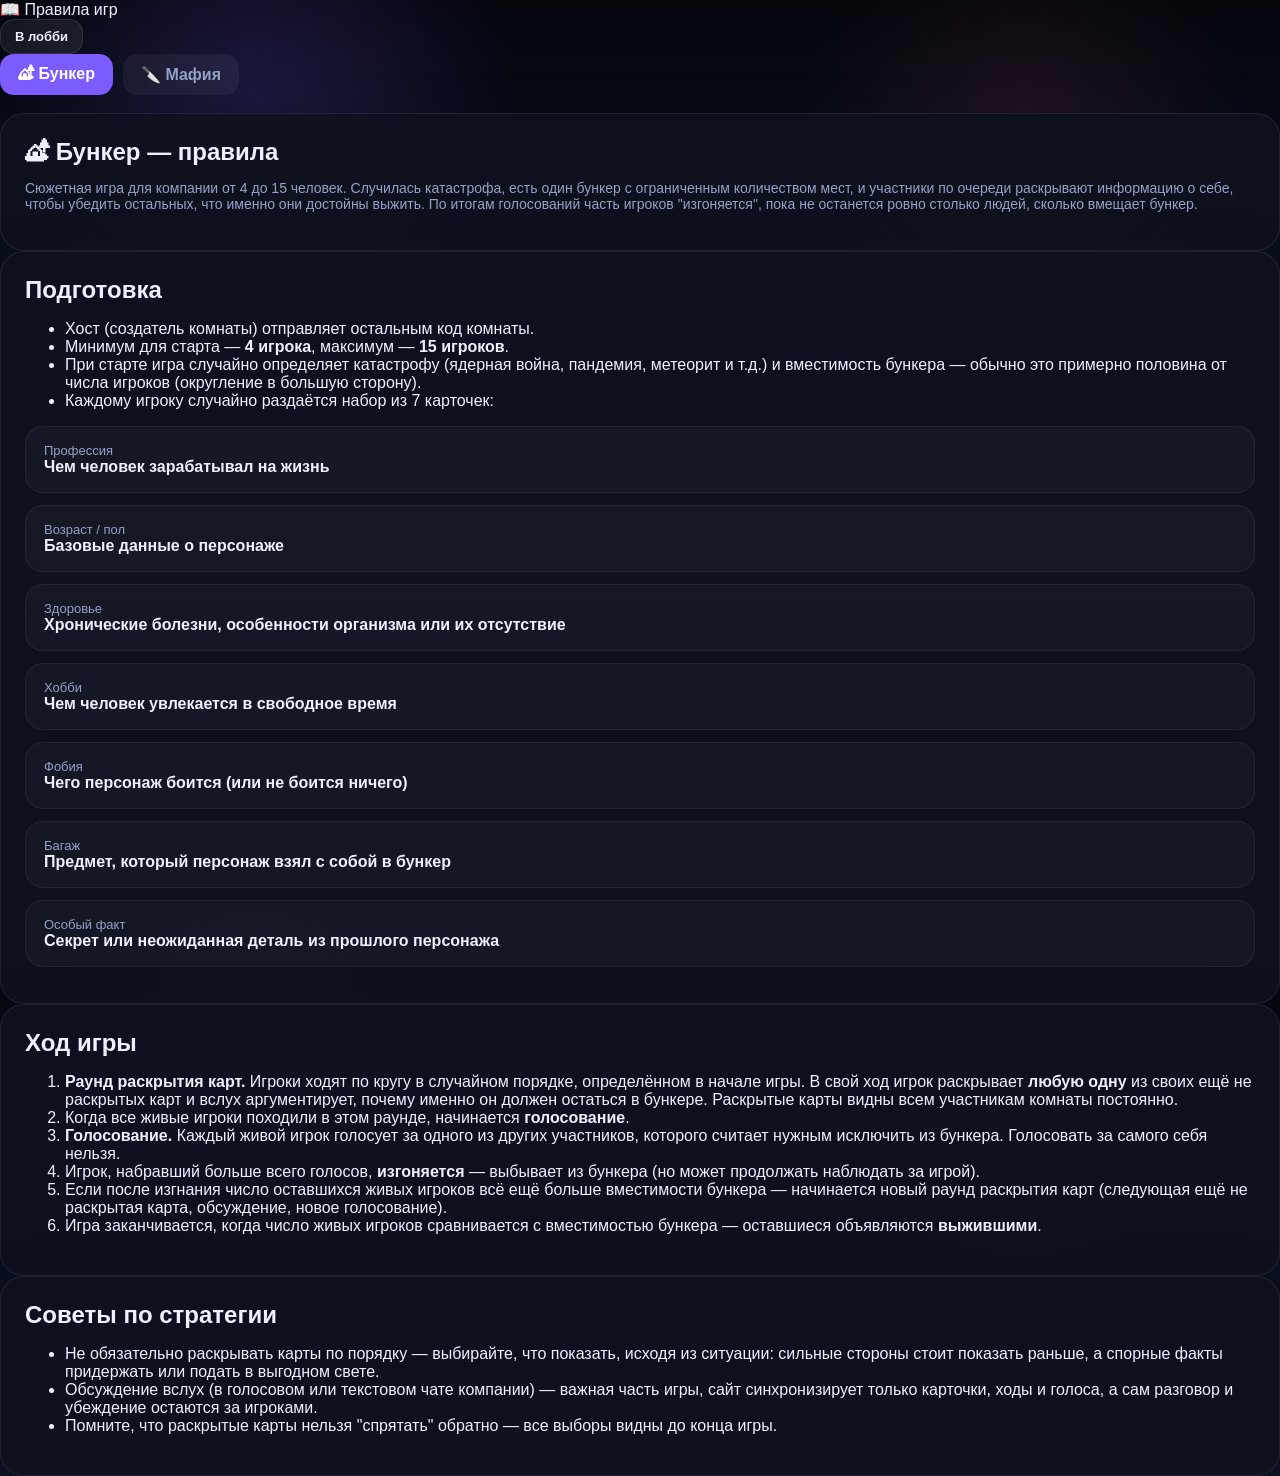
<file: rules.html>
<!DOCTYPE html>
<html lang="ru">
<head>
<meta charset="UTF-8">
<meta name="viewport" content="width=device-width, initial-scale=1.0">
<title>Правила игр — Бункер & Мафия</title>
<link rel="stylesheet" href="css/style.css">
</head>
<body>
<div class="wrap">
  <div class="header">
    <div class="brand">📖 <span>Правила игр</span></div>
    <button class="btn small secondary" onclick="location.href='lobby.html'">В лобби</button>
  </div>

  <div class="tabs">
    <div class="tab active" id="tabBunker" onclick="switchTab('bunker')">🏕 Бункер</div>
    <div class="tab" id="tabMafia" onclick="switchTab('mafia')">🔪 Мафия</div>
  </div>

  <!-- ==================== БУНКЕР ==================== -->
  <div id="bunkerRules">

    <div class="card">
      <h2>🏕 Бункер — правила</h2>
      <p class="muted">Сюжетная игра для компании от 4 до 15 человек. Случилась катастрофа, есть один бункер с ограниченным количеством мест, и участники по очереди раскрывают информацию о себе, чтобы убедить остальных, что именно они достойны выжить. По итогам голосований часть игроков "изгоняется", пока не останется ровно столько людей, сколько вмещает бункер.</p>
    </div>

    <div class="card">
      <h2>Подготовка</h2>
      <ul>
        <li>Хост (создатель комнаты) отправляет остальным код комнаты.</li>
        <li>Минимум для старта — <b>4 игрока</b>, максимум — <b>15 игроков</b>.</li>
        <li>При старте игра случайно определяет катастрофу (ядерная война, пандемия, метеорит и т.д.) и вместимость бункера — обычно это примерно половина от числа игроков (округление в большую сторону).</li>
        <li>Каждому игроку случайно раздаётся набор из 7 карточек:</li>
      </ul>
      <div class="card-tile"><div><div class="label">Профессия</div><div class="value">Чем человек зарабатывал на жизнь</div></div></div>
      <div class="card-tile"><div><div class="label">Возраст / пол</div><div class="value">Базовые данные о персонаже</div></div></div>
      <div class="card-tile"><div><div class="label">Здоровье</div><div class="value">Хронические болезни, особенности организма или их отсутствие</div></div></div>
      <div class="card-tile"><div><div class="label">Хобби</div><div class="value">Чем человек увлекается в свободное время</div></div></div>
      <div class="card-tile"><div><div class="label">Фобия</div><div class="value">Чего персонаж боится (или не боится ничего)</div></div></div>
      <div class="card-tile"><div><div class="label">Багаж</div><div class="value">Предмет, который персонаж взял с собой в бункер</div></div></div>
      <div class="card-tile"><div><div class="label">Особый факт</div><div class="value">Секрет или неожиданная деталь из прошлого персонажа</div></div></div>
    </div>

    <div class="card">
      <h2>Ход игры</h2>
      <ol>
        <li><b>Раунд раскрытия карт.</b> Игроки ходят по кругу в случайном порядке, определённом в начале игры. В свой ход игрок раскрывает <b>любую одну</b> из своих ещё не раскрытых карт и вслух аргументирует, почему именно он должен остаться в бункере. Раскрытые карты видны всем участникам комнаты постоянно.</li>
        <li>Когда все живые игроки походили в этом раунде, начинается <b>голосование</b>.</li>
        <li><b>Голосование.</b> Каждый живой игрок голосует за одного из других участников, которого считает нужным исключить из бункера. Голосовать за самого себя нельзя.</li>
        <li>Игрок, набравший больше всего голосов, <b>изгоняется</b> — выбывает из бункера (но может продолжать наблюдать за игрой).</li>
        <li>Если после изгнания число оставшихся живых игроков всё ещё больше вместимости бункера — начинается новый раунд раскрытия карт (следующая ещё не раскрытая карта, обсуждение, новое голосование).</li>
        <li>Игра заканчивается, когда число живых игроков сравнивается с вместимостью бункера — оставшиеся объявляются <b>выжившими</b>.</li>
      </ol>
    </div>

    <div class="card">
      <h2>Советы по стратегии</h2>
      <ul>
        <li>Не обязательно раскрывать карты по порядку — выбирайте, что показать, исходя из ситуации: сильные стороны стоит показать раньше, а спорные факты придержать или подать в выгодном свете.</li>
        <li>Обсуждение вслух (в голосовом или текстовом чате компании) — важная часть игры, сайт синхронизирует только карточки, ходы и голоса, а сам разговор и убеждение остаются за игроками.</li>
        <li>Помните, что раскрытые карты нельзя "спрятать" обратно — все выборы видны до конца игры.</li>
      </ul>
    </div>
  </div>

  <!-- ==================== МАФИЯ ==================== -->
  <div id="mafiaRules" style="display:none">

    <div class="card">
      <h2>🔪 Мафия — правила</h2>
      <p class="muted">Классическая социальная игра на 4–12 игроков. Часть игроков тайно становится "мафией" и по ночам устраняет мирных жителей, а мирные жители днём должны вычислить и изгнать мафию раньше, чем она возьмёт верх.</p>
    </div>

    <div class="card">
      <h2>Роли</h2>
      <p>Роли раздаются автоматически и случайно при старте игры, в зависимости от количества игроков:</p>
      <table>
        <tr><th>Игроков</th><th>Мафия</th><th>Комиссар</th><th>Доктор</th><th>Мирные</th></tr>
        <tr><td>4</td><td>1</td><td>—</td><td>—</td><td>3</td></tr>
        <tr><td>5</td><td>1</td><td>1</td><td>—</td><td>3</td></tr>
        <tr><td>6</td><td>2</td><td>1</td><td>1</td><td>2</td></tr>
        <tr><td>7</td><td>2</td><td>1</td><td>1</td><td>3</td></tr>
        <tr><td>8</td><td>2</td><td>1</td><td>1</td><td>4</td></tr>
        <tr><td>9</td><td>3</td><td>1</td><td>1</td><td>4</td></tr>
        <tr><td>10</td><td>3</td><td>1</td><td>1</td><td>5</td></tr>
        <tr><td>11</td><td>3</td><td>1</td><td>1</td><td>6</td></tr>
        <tr><td>12</td><td>4</td><td>1</td><td>1</td><td>6</td></tr>
      </table>
      <p class="muted" style="margin-top:10px">Правило: мафии примерно каждый третий игрок. Комиссар появляется от 5 игроков, доктор — от 6. Все остальные — мирные жители.</p>

      <div class="card-tile"><div><div class="label">🔪 Мафия</div><div class="value">Знает, кто ещё в мафии. Ночью вместе выбирает жертву среди живых игроков. Цель — уравнять или превысить числом живых мирных жителей.</div></div></div>
      <div class="card-tile"><div><div class="label">🕵 Комиссар</div><div class="value">Каждую ночь проверяет одного игрока и узнаёт, мафия он или нет. Результат виден только самому комиссару. Днём может (но не обязан) делиться выводами вслух.</div></div></div>
      <div class="card-tile"><div><div class="label">💉 Доктор</div><div class="value">Каждую ночь выбирает одного игрока (в том числе можно себя), чтобы спасти его, если мафия выберет его же целью. Кого спас — не разглашается публично.</div></div></div>
      <div class="card-tile"><div><div class="label">👤 Мирный житель</div><div class="value">Не имеет специальных действий. Днём участвует в обсуждении и голосовании, пытаясь вычислить мафию по поведению.</div></div></div>
    </div>

    <div class="card">
      <h2>Ход игры</h2>
      <ol>
        <li><b>Ночь.</b> "Просыпаются" по очереди (на сайте — параллельно, каждый видит только свой интерфейс):
          <ul>
            <li>Мафия выбирает, кого устранить (если мафии несколько — учитывается большинство голосов внутри мафии).</li>
            <li>Доктор выбирает, кого спасти.</li>
            <li>Комиссар выбирает, кого проверить, и узнаёт результат.</li>
          </ul>
          Когда все, у кого есть ночное действие, сделали выбор, ночь автоматически завершается.
        </li>
        <li><b>Итог ночи.</b> Если жертва мафии совпала с тем, кого спас доктор — игрок выживает. Иначе жертва выбывает из игры. Всем видно, кто погиб этой ночью (но не видно, кто в кого стрелял).</li>
        <li><b>День — обсуждение.</b> Оставшиеся в живых игроки обсуждают вслух, кто, по их мнению, может быть мафией, опираясь на поведение, слова и реакцию игроков в предыдущих раундах.</li>
        <li><b>Голосование.</b> После обсуждения хост/игроки переходят к голосованию: каждый живой игрок голосует за подозреваемого либо воздерживается. Набравший большинство голосов игрок изгоняется из игры, его роль раскрывается всем.</li>
        <li>Если после ночи или голосования не выполнено ни одно условие победы — наступает следующая ночь, и цикл повторяется.</li>
      </ol>
    </div>

    <div class="card">
      <h2>Условия победы</h2>
      <ul>
        <li><b>Мирные жители побеждают</b>, если все участники мафии изгнаны или устранены.</li>
        <li><b>Мафия побеждает</b>, если количество живых мафиози становится равным или больше количества оставшихся мирных (включая доктора и комиссара).</li>
      </ul>
    </div>

    <div class="card">
      <h2>Советы по стратегии</h2>
      <ul>
        <li>Мафии выгодно вести себя как мирные жители и активно участвовать в обсуждении, отводя подозрения от своих.</li>
        <li>Комиссару стоит быть осторожным с раскрытием себя раньше времени — мафия постарается устранить его в первую очередь, если узнает.</li>
        <li>Доктору полезно иногда лечить самого себя, особенно если он подозревает, что раскрыт.</li>
        <li>Мирным стоит запоминать, кто как голосовал и что говорил — нестыковки в поведении часто выдают мафию.</li>
      </ul>
    </div>
  </div>

</div>

<script>
function switchTab(t){
  document.getElementById('tabBunker').classList.toggle('active', t==='bunker');
  document.getElementById('tabMafia').classList.toggle('active', t==='mafia');
  document.getElementById('bunkerRules').style.display = t==='bunker' ? 'block' : 'none';
  document.getElementById('mafiaRules').style.display = t==='mafia' ? 'block' : 'none';
}
</script>
</body>
</html>
</file>
<file: css/style.css>
:root{
  --bg:#05060d;
  --panel:#0f1220;
  --panel2:rgba(22,28,46,.92);
  --panel3:#141a2d;
  --text:#eef0ff;
  --muted:#95a1c7;
  --accent:#7c5cff;
  --accent2:#ff5c7c;
  --good:#3ddc97;
  --bad:#ff5c5c;
  --border:#242b44;
}
*{box-sizing:border-box}
html,body{height:100%}
body{
  margin:0;
  font-family:'Segoe UI',Roboto,Arial,sans-serif;
  background:
    radial-gradient(circle at 20% 10%, rgba(124,92,255,.18), transparent 20%),
    radial-gradient(circle at 80% 15%, rgba(255,92,124,.1), transparent 18%),
    linear-gradient(180deg,#03050b 0%,#09111f 28%,#0d1325 65%,#07090f 100%);
  color:var(--text);
  min-height:100vh;
}
.page-shell{min-height:100%; display:flex; flex-direction:column;}
.site-header{
  display:flex;
  align-items:center;
  justify-content:space-between;
  gap:16px;
  padding:18px 36px;
  background:rgba(5,8,18,.92);
  border-bottom:1px solid rgba(255,255,255,.06);
  position:sticky;
  top:0;
  z-index:10;
  backdrop-filter:blur(16px);
}
.site-logo{
  font-size:22px;
  font-weight:800;
  letter-spacing:.4px;
  color:#fff;
  text-decoration:none;
}
.header-actions{display:flex; gap:10px; align-items:center; flex-wrap:wrap;}
.header-link{
  display:inline-flex;
  align-items:center;
  justify-content:center;
  padding:11px 18px;
  border-radius:14px;
  color:var(--text);
  text-decoration:none;
  border:1px solid rgba(255,255,255,.08);
  background:rgba(255,255,255,.04);
  transition:.2s;
}
.header-link:hover{background:rgba(255,255,255,.08);}

/* Compact lobby header variant */
.site-header.lobby-header{ padding:12px 20px; }
.site-header.lobby-header .profile-card{
  padding:10px 14px;
  border-radius:14px;
  background:linear-gradient(180deg, rgba(255,255,255,0.02), rgba(255,255,255,0.01));
  border:1px solid rgba(255,255,255,0.04);
}
.site-header.lobby-header .profile-name{ font-size:20px; }
.site-header.lobby-header .overline{ font-size:11px; }
.site-header.lobby-header .profile-meta{ font-size:13px; color:var(--muted); }
.site-header.lobby-header .header-actions{ gap:8px; }
.site-header.lobby-header .header-actions .header-link{
  padding:8px 12px;
  border-radius:999px;
  background:transparent;
  border:1px solid rgba(255,255,255,0.04);
  color:var(--text);
  font-size:13px;
}
.site-header.lobby-header .header-actions .header-link:hover{ background:rgba(255,255,255,0.03); }
.site-header.lobby-header .header-actions button.btn.small.secondary{
  padding:8px 12px;
  border-radius:999px;
  background:rgba(255,255,255,0.03);
  border:1px solid rgba(255,255,255,0.05);
}

@media (max-width:960px){
  .site-header.lobby-header .profile-card{ flex-direction:column; align-items:flex-start; gap:10px; }
  .site-header.lobby-header .header-actions{ width:100%; justify-content:flex-start; }
}

.page-content{
  flex:1;
  padding:30px 36px 40px;
  display:flex;
  justify-content:center;
}
.lobby-layout{
  width:100%;
  display:grid;
  grid-template-columns:280px minmax(0,1fr);
  gap:18px;
}
.sidebar{
  display:flex;
  flex-direction:column;
  gap:18px;
}
.sidebar-card{
  border-radius:24px;
  padding:24px;
  background:rgba(255,255,255,.04);
  border:1px solid rgba(255,255,255,.06);
}
.section-title{
  font-size:14px;
  text-transform:uppercase;
  letter-spacing:1px;
  color:var(--muted);
  margin-bottom:14px;
}
.section-header{
  display:flex;
  justify-content:space-between;
  align-items:flex-start;
  gap:20px;
  margin-bottom:20px;
}
.section-header h2{
  margin:0 0 8px;
}
.game-card{
  padding:28px;
  border-radius:30px;
  background:rgba(10,14,26,.96);
  border:1px solid rgba(255,255,255,.06);
}
.rule-block{
  background:rgba(255,255,255,.03);
  border:1px solid rgba(255,255,255,.05);
  border-radius:18px;
  padding:18px;
  margin-bottom:20px;
}
.rule-block ul{
  margin:12px 0 0 20px;
  color:var(--muted);
}
.subsection-title{
  font-weight:700;
  margin-bottom:12px;
}
.leaderboard-list{
  display:flex;
  flex-direction:column;
  gap:10px;
}
.leaderboard-item{
  display:flex;
  justify-content:space-between;
  align-items:center;
  padding:12px 14px;
  border-radius:16px;
  background:rgba(255,255,255,.04);
  border:1px solid rgba(255,255,255,.06);
}

/* Leaderboard specific visuals (left panel in design) */
.leaderboard-panel{
  background: linear-gradient(180deg, #fff, #f5f5f5);
  color:#111;
  padding:12px;
  border-radius:12px;
}
.leaderboard-header{font-weight:800; margin-bottom:12px}
.leaderboard-items{display:flex; flex-direction:column; gap:8px}
.leaderboard-row{display:flex; gap:10px; align-items:center; padding:10px; border-radius:10px; background:rgba(0,0,0,0.04)}
.leaderboard-row.top{background:linear-gradient(90deg,#fff7e6,#fff); box-shadow:0 6px 18px rgba(0,0,0,.06)}
.leaderboard-row .rank{font-weight:800; width:44px; text-align:center}
.leaderboard-row .avatar{width:40px; height:40px; border-radius:8px; overflow:hidden; background:#ddd; display:flex; align-items:center; justify-content:center}
.leaderboard-row .avatar img{width:100%; height:100%; object-fit:cover}
.leaderboard-row .avatar-placeholder{font-weight:800; color:#555}
.leaderboard-row .player .meta{margin-left:8px}
.leaderboard-row .name{font-weight:700}

/* Mafia teammate indicator (visible only to mafia viewers) */
.mafia-badge{
  display:inline-block;
  width:12px; height:12px; border-radius:50%;
  background:radial-gradient(circle at 30% 30%, #ff7b7b, #ff3b3b);
  margin-left:8px; box-shadow:0 0 8px rgba(255,60,60,.6);
}

.profile-card{
  display:flex;
  justify-content:space-between;
  align-items:center;
  width:100%;
  gap:20px;
  padding:22px 24px;
  border-radius:26px;
  background:rgba(255,255,255,.04);
  border:1px solid rgba(255,255,255,.07);
}
.overline{
  text-transform:uppercase;
  letter-spacing:1.5px;
  color:var(--muted);
  font-size:12px;
  margin-bottom:8px;
}
.profile-name{
  font-size:24px;
  font-weight:800;
  letter-spacing:.4px;
}
.profile-meta{
  margin-top:8px;
  color:var(--muted);
}
.header-actions a,
.header-actions button{white-space:nowrap;}
.my-rooms-title{
  margin-top:18px;
  font-weight:700;
  color:#fff;
}
@media (max-width:960px){
  .lobby-layout{grid-template-columns:1fr;}
}
@media (max-width:720px){
  .page-content{padding:22px 20px 28px;}
  .site-header{padding:16px 18px;flex-direction:column;align-items:flex-start;}
  .header-actions{width:100%;justify-content:flex-start;}
}
h1,h2,h3{font-weight:700;margin:0}
.card{
  background:rgba(14,18,30,.95);
  border:1px solid rgba(255,255,255,.08);
  border-radius:24px;
  padding:24px;
  margin-bottom:0;
  box-shadow:0 20px 60px rgba(0,0,0,.25);
}
.card h2{margin-top:0}
.grid2{display:grid; grid-template-columns:1fr 1fr; gap:18px}
@media (max-width:640px){.grid2{grid-template-columns:1fr}}
label{display:block; font-size:13px; color:var(--muted); margin:10px 0 6px}
input,select,textarea{
  width:100%;
  padding:12px 14px;
  border-radius:14px;
  border:1px solid rgba(255,255,255,.08);
  background:rgba(255,255,255,.04);
  color:var(--text);
  font-size:15px;
}
input:focus,select:focus,textarea:focus{outline:none; box-shadow:0 0 0 2px rgba(124,92,255,.22); border-color:rgba(124,92,255,.4)}
.btn{
  display:inline-flex;
  align-items:center;
  justify-content:center;
  padding:12px 20px;
  border-radius:14px;
  border:none;
  cursor:pointer;
  background:linear-gradient(135deg,var(--accent),#a27cff);
  color:#fff;
  font-weight:700;
  font-size:15px;
  transition:.2s;
  margin-top:14px;
}
.btn:hover{opacity:.95; transform:translateY(-1px)}
.btn.secondary{background:rgba(255,255,255,.07); color:var(--text); border:1px solid rgba(255,255,255,.1)}
.btn.danger{background:linear-gradient(135deg,var(--accent2),#ff8a9d)}
.btn.small{padding:9px 14px; font-size:13px; margin-top:0}
.btn:disabled{opacity:.4; cursor:not-allowed; transform:none}
.tabs{display:flex; gap:10px; margin-bottom:18px; flex-wrap:wrap}
.tab{padding:11px 18px; border-radius:14px; cursor:pointer; background:rgba(255,255,255,.05); color:var(--muted); font-weight:600}
.tab.active{background:var(--accent); color:#fff}
.muted{color:var(--muted); font-size:14px}
.row{display:flex; justify-content:space-between; align-items:center; padding:12px 0; border-bottom:1px solid rgba(255,255,255,.06)}
.row:last-child{border-bottom:none}
.player-list{margin:14px 0}
.player-item{
  display:flex;
  justify-content:space-between;
  align-items:center;
  background:rgba(255,255,255,.04);
  padding:14px 16px;
  border-radius:16px;
  margin-bottom:10px;
  border:1px solid rgba(255,255,255,.05);
}
.player-item.dead{opacity:.45; text-decoration:line-through}
.player-item.me{border-color:rgba(124,92,255,.6)}
.player-item.new-room{border-color:#6dff8f; box-shadow:0 0 0 1px rgba(109,255,143,.18) inset}
.badge{font-size:12px; padding:5px 10px; border-radius:999px; background:rgba(255,255,255,.06); color:var(--muted); white-space:nowrap}

/* Battleship styles */
.battleship-shell{width:100%; display:flex; flex-direction:column; gap:22px;}
.battleship-header{display:flex; justify-content:space-between; align-items:center; flex-wrap:wrap; gap:14px; margin-bottom:18px;}
.battleship-settings{display:flex; gap:10px; flex-wrap:wrap;}
.battleship-grid-wrapper{display:grid; grid-template-columns:1.4fr .8fr; gap:18px; align-items:flex-start;}
.battleship-grid{display:grid; grid-template-columns:repeat(10,40px); gap:4px; padding:16px; background:rgba(255,255,255,.04); border:1px solid rgba(255,255,255,.08); border-radius:18px;}
.battleship-row{display:contents;}
.battleship-cell{width:40px; height:40px; border:1px solid rgba(255,255,255,.1); background:rgba(255,255,255,.02); border-radius:10px; cursor:pointer; transition:.2s;}
.battleship-cell:hover{transform:translateY(-1px); background:rgba(255,255,255,.08);}
.battleship-cell.ship-cell{background:rgba(124,92,255,.25);}
.battleship-cell.hit{background:#ff5c7c; border-color:#ff5c7c;}
.battleship-cell.miss{background:rgba(255,255,255,.08); border-color:#95a1c7;}
.battleship-panel{display:flex; flex-direction:column; gap:14px;}
.ship-list{display:flex; flex-wrap:wrap; gap:10px;}
.battleship-shell p{margin:0;}
.battleship-panel .muted{margin-top:0;}
@media (max-width:980px){.battleship-grid-wrapper{grid-template-columns:1fr;}}
.badge.mafia{background:rgba(255,92,124,.14); color:#ff9fb5}
.badge.good{background:rgba(61,220,151,.14); color:var(--good)}
.card-tile{
  background:rgba(255,255,255,.03);
  border:1px solid rgba(255,255,255,.06);
  border-radius:18px;
  padding:16px 18px;
  margin-bottom:12px;
  display:flex;
  justify-content:space-between;
  align-items:center;
  gap:12px;
}
.card-tile .label{color:var(--muted); font-size:13px}
.card-tile .value{font-weight:700}
.log{
  background:rgba(255,255,255,.03);
  border-radius:18px;
  padding:16px;
  max-height:260px;
  overflow-y:auto;
  font-size:14px;
  color:var(--muted);
}
.log div{margin-bottom:10px}
.chat-list{display:flex; flex-direction:column; gap:10px; margin-bottom:14px; max-height:260px; overflow-y:auto; background:rgba(255,255,255,.03); border-radius:18px; padding:14px}
.chat-item{background:rgba(14,18,30,.96); border:1px solid rgba(255,255,255,.06); padding:12px 14px; border-radius:14px}
.chat-input-row{display:flex; gap:12px; align-items:center; flex-wrap:wrap}
.chat-input-row input{flex:1; min-width:0; margin:0}
.center{text-align:center}
.code-box{font-size:28px; letter-spacing:6px; font-weight:800; text-align:center; padding:18px; background:rgba(255,255,255,.04); border-radius:16px; margin:16px 0}
.toast{
  position:fixed;
  bottom:20px;
  left:50%;
  transform:translateX(-50%) translateY(20px);
  background:rgba(15,20,34,.98);
  border:1px solid rgba(255,255,255,.08);
  padding:14px 20px;
  border-radius:18px;
  opacity:0;
  transition:.25s;
  pointer-events:none;
}
.toast.show{opacity:1; transform:translateX(-50%) translateY(0)}
table{width:100%; border-collapse:collapse; font-size:14px}
th,td{text-align:left; padding:12px 14px; border-bottom:1px solid rgba(255,255,255,.06)}
th{color:var(--muted); font-weight:700}
a{color:var(--accent); text-decoration:none}
a:hover{text-decoration:underline}
.phase-banner{
  text-align:center;
  padding:16px;
  border-radius:18px;
  margin-bottom:16px;
  font-weight:700;
  font-size:16px;
  background:rgba(255,255,255,.04);
  border:1px solid rgba(255,255,255,.06);
}
.phase-banner.night{background:rgba(21,26,53,.96)}
.phase-banner.day{background:rgba(32,24,36,.96)}
.phase-banner.vote{background:rgba(22,16,39,.96)}
.phase-banner.end{background:rgba(11,32,28,.96)}
</file>
